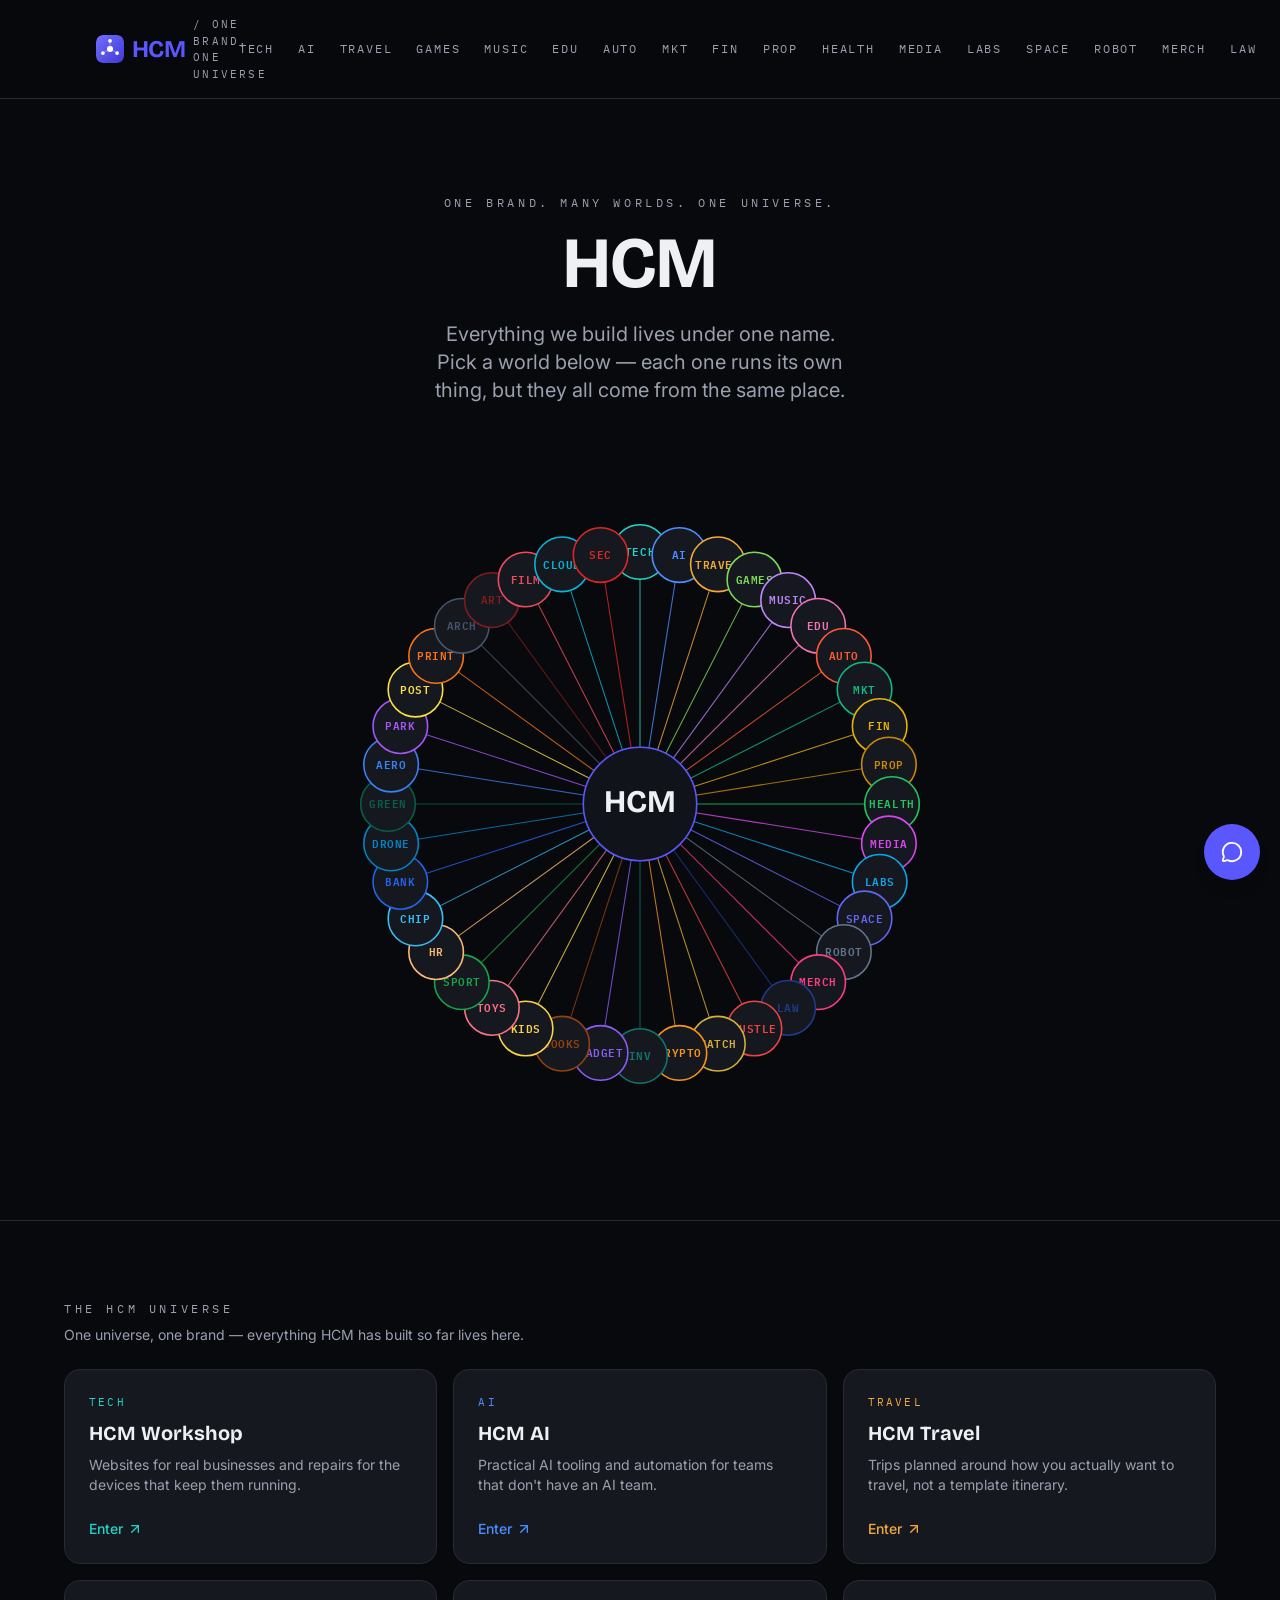
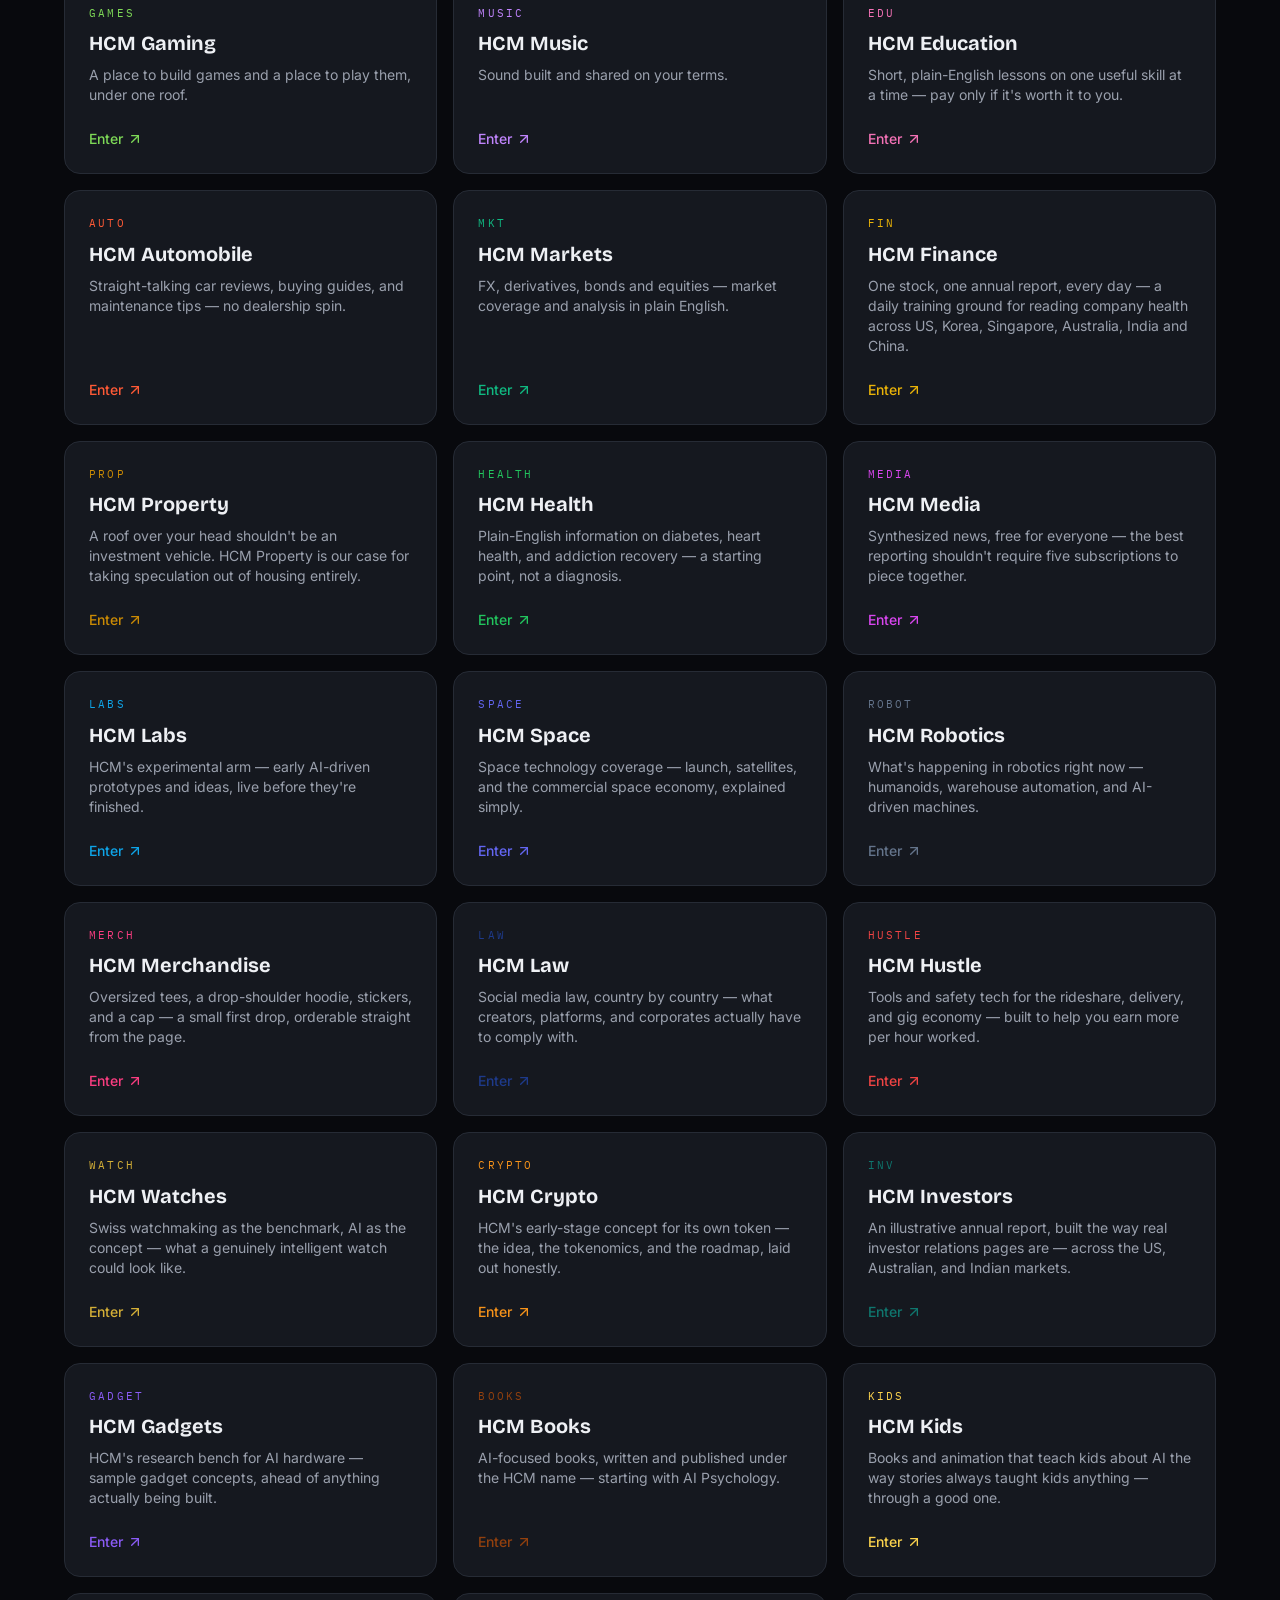
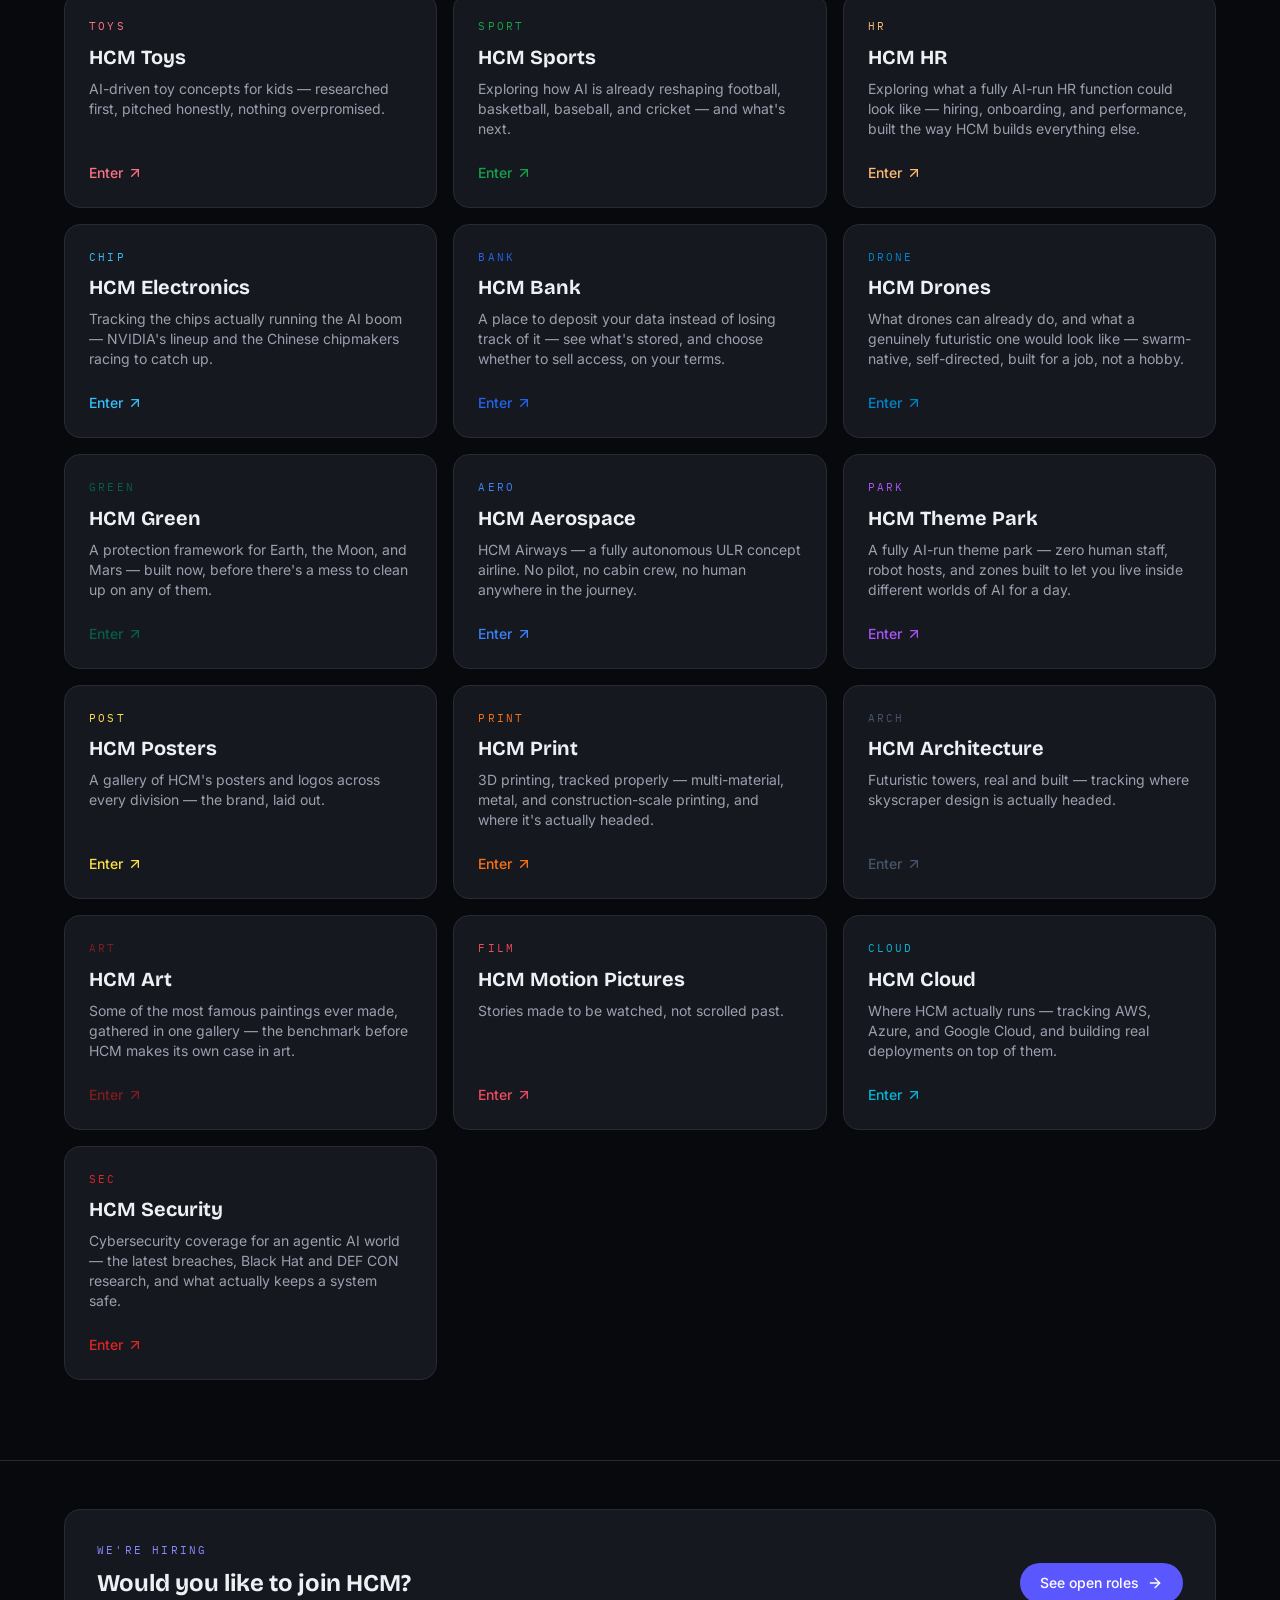
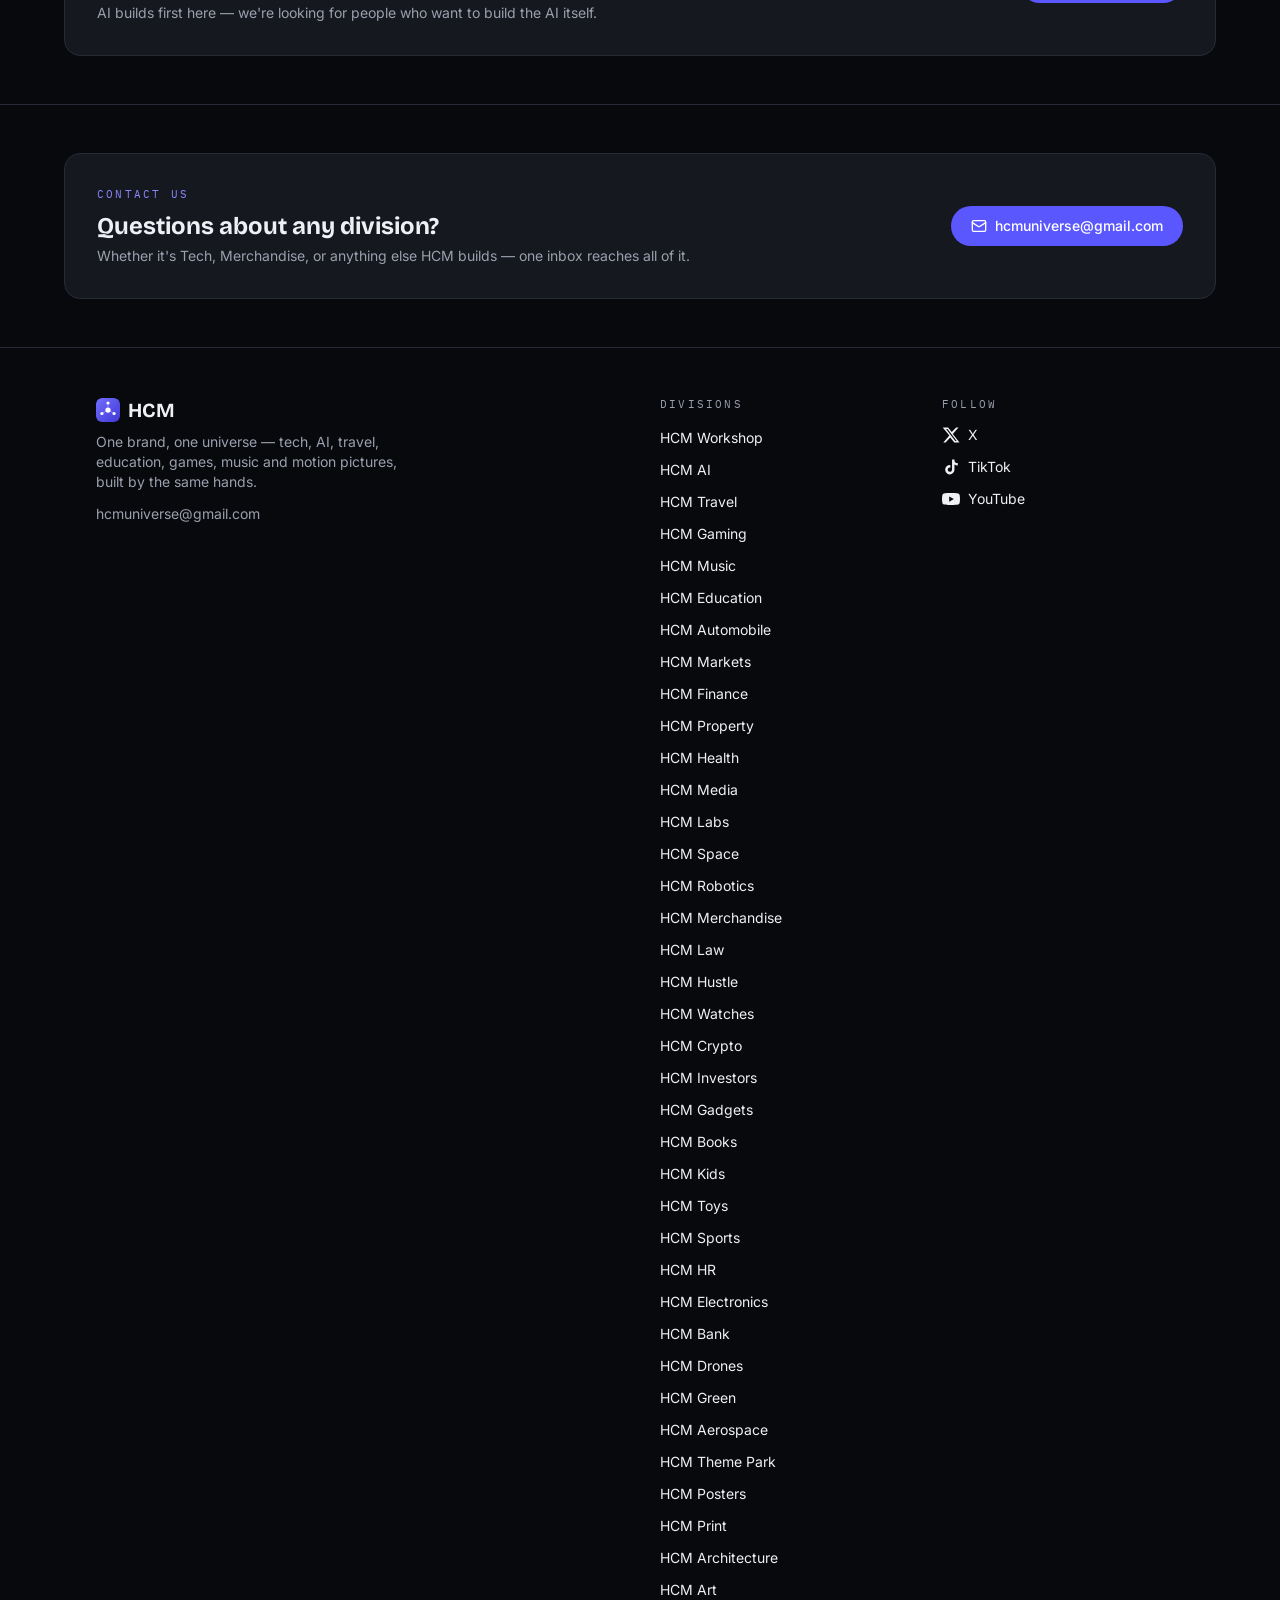
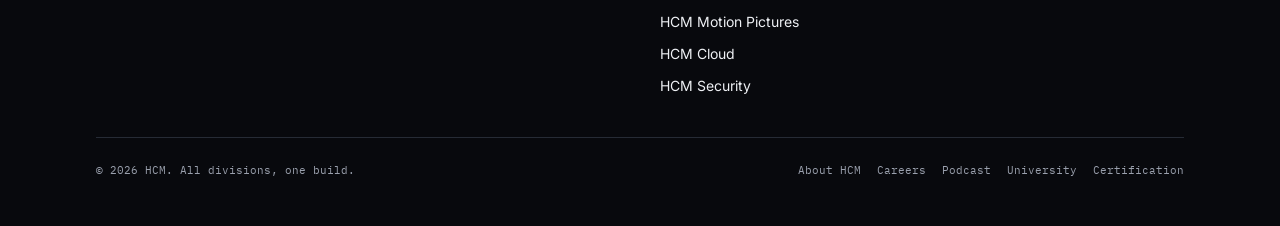
<file: index.html>
<!doctype html>
<html lang="en">
  <head>
    <meta charset="UTF-8" />
    <link rel="icon" type="image/svg+xml" href="./favicon.svg" />
    <meta name="viewport" content="width=device-width, initial-scale=1.0" />
    <link rel="preconnect" href="https://fonts.googleapis.com" />
    <link rel="preconnect" href="https://fonts.gstatic.com" crossorigin />
    <link href="https://fonts.googleapis.com/css2?family=Bricolage+Grotesque:opsz,wght@12..96,400..800&family=Inter:wght@400;500;600;700&family=IBM+Plex+Mono:wght@400;500&display=swap" rel="stylesheet" />
    <meta name="description" content="HCM — one brand, one universe. Tech, AI, Travel, Markets, Games, and everything else HCM builds." />
    <title>HCM</title>
    <script type="module" crossorigin src="./assets/index-C3wfQjPu.js"></script>
    <link rel="stylesheet" crossorigin href="./assets/index-CFVoCVGm.css">
  </head>
  <body>
    <div id="root"></div>
  </body>
</html>
</file>
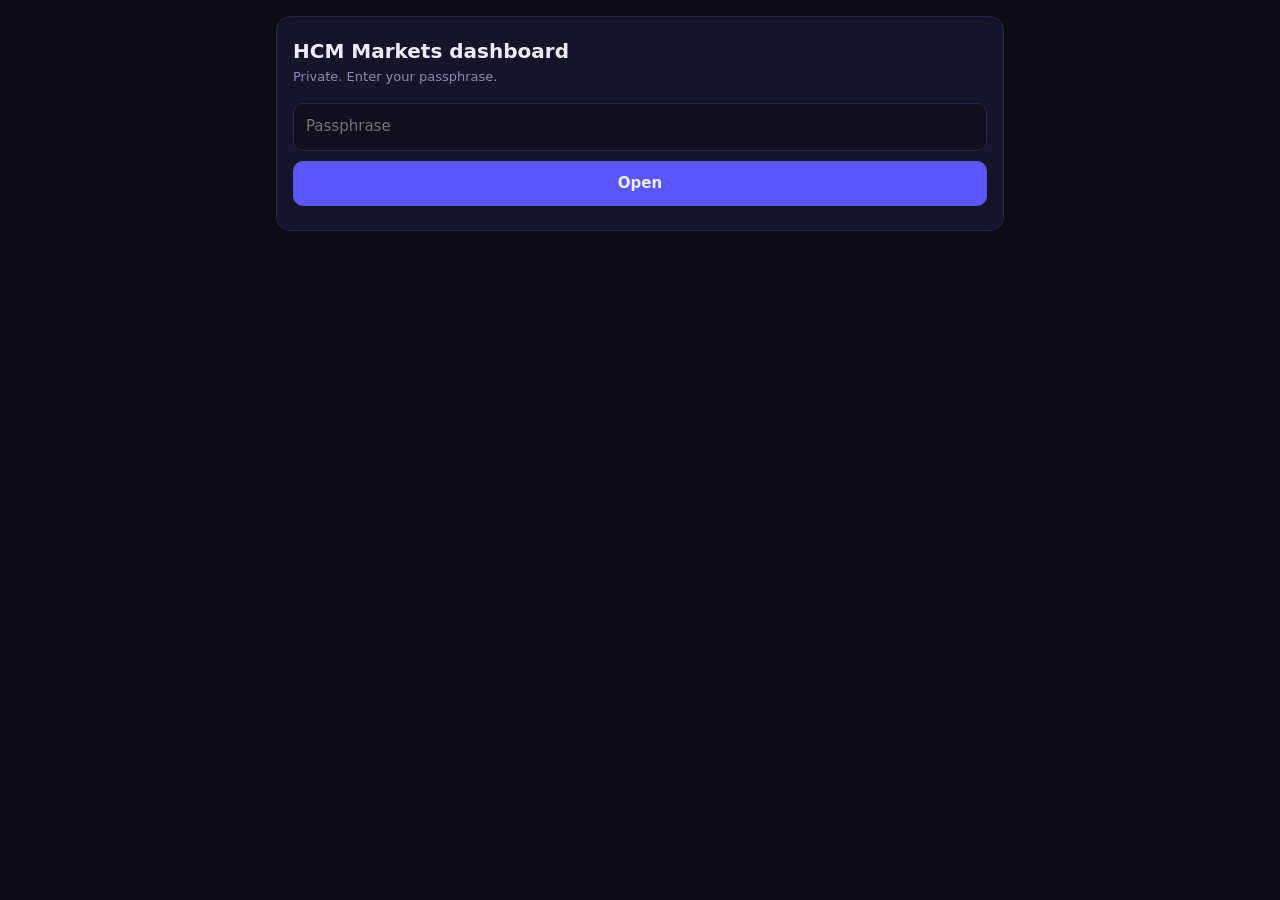
<file: trading/index.html>
<!doctype html>
<html lang="en">
<head>
<meta charset="utf-8">
<meta name="viewport" content="width=device-width, initial-scale=1">
<title>HCM Markets · Pepperstone Dashboard</title>
<meta name="robots" content="noindex">
<style>
  :root{--bg:#0b0b14;--card:#14142a;--line:#26264a;--text:#eceefc;--mute:#8a8cb0;--accent:#5B57FF;--up:#22c55e;--down:#ef4444}
  *{box-sizing:border-box}
  body{margin:0;background:var(--bg);color:var(--text);font:15px/1.45 system-ui,-apple-system,Segoe UI,Roboto,sans-serif;padding:16px;max-width:760px;margin-inline:auto}
  h1{font-size:20px;margin:4px 0 2px} .sub{color:var(--mute);font-size:13px;margin-bottom:16px}
  .card{background:var(--card);border:1px solid var(--line);border-radius:14px;padding:16px;margin-bottom:14px}
  .big{font-size:34px;font-weight:700;letter-spacing:-.5px}
  .row{display:flex;gap:12px;flex-wrap:wrap} .row>div{flex:1;min-width:130px}
  .lbl{color:var(--mute);font-size:12px;text-transform:uppercase;letter-spacing:.06em}
  .up{color:var(--up)} .down{color:var(--down)}
  table{width:100%;border-collapse:collapse;font-size:13px} th,td{text-align:left;padding:8px 6px;border-bottom:1px solid var(--line);white-space:nowrap}
  th{color:var(--mute);font-weight:500} .scroll{overflow-x:auto}
  input,button{font:inherit;border-radius:10px;border:1px solid var(--line);padding:12px;background:#0f0f20;color:var(--text);width:100%}
  button{background:var(--accent);border:0;font-weight:600;margin-top:10px}
  .badge{display:inline-block;padding:2px 8px;border-radius:99px;font-size:11px;background:#1d1d3d;color:var(--mute)}
  select,textarea{font:inherit;border-radius:10px;border:1px solid var(--line);padding:12px;background:#0f0f20;color:var(--text);width:100%}
  .g2{display:grid;grid-template-columns:1fr 1fr;gap:10px;margin-top:10px} .g3{display:grid;grid-template-columns:1fr 1fr 1fr;gap:10px;margin-top:10px}
  .buy{background:var(--up)!important} .sell{background:var(--down)!important} .sm{width:auto;padding:6px 12px;margin:0;font-size:12px}
  #msg{margin-top:10px;font-size:13px} .j{border-top:1px solid var(--line);padding:8px 0;font-size:13px} .j small{color:var(--mute)}
  .empty{color:var(--mute);padding:8px 0} #err{color:var(--down);margin-top:8px}
</style>
</head>
<body>
<div id="login" class="card" hidden>
  <h1>HCM Markets dashboard</h1>
  <div class="sub">Private. Enter your passphrase.</div>
  <input id="pass" type="password" placeholder="Passphrase" autocomplete="current-password">
  <button id="go">Open</button>
  <div id="err"></div>
</div>

<div id="app" hidden>
  <h1>Pepperstone Dashboard</h1>
  <div class="sub"><span id="acct"></span> · <span id="mode" class="badge"></span> · updated <span id="sync"></span></div>

  <div class="card">
    <div class="lbl">Balance</div>
    <div class="big" id="bal">—</div>
    <div class="row" style="margin-top:12px">
      <div><div class="lbl">Open positions</div><div id="npos">0</div></div>
      <div><div class="lbl">Closed trades (4 wks)</div><div id="ndeals">0</div></div>
      <div><div class="lbl">Net P/L (4 wks)</div><div id="pl">0.00</div></div>
    </div>
  </div>

  <div class="card"><div class="lbl">Balance history</div><svg id="chart" viewBox="0 0 600 140" width="100%" height="140" preserveAspectRatio="none"></svg></div>

  <div class="card">
    <div class="lbl">Practice ticket · demo account only</div>
    <div class="g2">
      <select id="sym"><option>EURUSD</option><option>GBPUSD</option><option>USDJPY</option><option>AUDUSD</option><option>XAUUSD</option></select>
      <select id="lots"><option>0.01</option><option>0.02</option><option>0.05</option><option>0.10</option></select>
    </div>
    <div class="g2">
      <input id="slp" type="number" inputmode="decimal" placeholder="Stop loss (pips)" value="20">
      <input id="tpp" type="number" inputmode="decimal" placeholder="Take profit (pips)" value="40">
    </div>
    <textarea id="why" rows="2" style="margin-top:10px" placeholder="Why this trade? (required — one sentence: what you see, where you're wrong)"></textarea>
    <div class="g2">
      <button id="buy" class="buy">Buy</button>
      <button id="sell" class="sell">Sell</button>
    </div>
    <div id="msg"></div>
  </div>

  <div class="card"><div class="lbl">Open positions</div><div class="scroll"><table id="tpos"></table></div></div>
  <div class="card"><div class="lbl">Recent trades</div><div class="scroll"><table id="tdeals"></table></div></div>
  <div class="card"><div class="lbl">Trade journal</div><div id="jr"></div></div>
  <button id="out" style="background:#1d1d3d">Lock</button>
</div>

<script>
const API = 'https://jafnpecytlkbsntvylne.supabase.co/functions/v1/ctrader-dashboard';
const $ = (id) => document.getElementById(id);
const fmt = (n) => (n == null ? '—' : Number(n).toLocaleString('en-AU', { minimumFractionDigits: 2, maximumFractionDigits: 2 }));
function store(k, v) { try { v === undefined ? localStorage.removeItem(k) : localStorage.setItem(k, v); } catch (e) {} }
function load(k) { try { return localStorage.getItem(k); } catch (e) { return null; } }

function table(el, cols, rows, emptyMsg) {
  el.textContent = '';
  if (!rows.length) { const p = document.createElement('div'); p.className = 'empty'; p.textContent = emptyMsg; el.replaceWith(Object.assign(p, { id: el.id })); return; }
  const thead = el.createTHead().insertRow();
  cols.forEach((c) => { const th = document.createElement('th'); th.textContent = c[0]; thead.appendChild(th); });
  const tb = el.createTBody();
  rows.forEach((r) => { const tr = tb.insertRow(); cols.forEach((c) => { const td = tr.insertCell(); const v = c[1](r); if (v.btn) { const b = document.createElement('button'); b.className = 'sm'; b.textContent = v.t; b.onclick = v.btn; td.appendChild(b); } else { td.textContent = v.t; } if (v.c) td.className = v.c; }); });
}

function draw(hist) {
  const svg = $('chart'); svg.textContent = '';
  if (hist.length < 2) { svg.insertAdjacentHTML('beforeend', '<text x="10" y="70" fill="#8a8cb0" font-size="14">Building history… check back soon</text>'); return; }
  const v = hist.map((h) => Number(h.balance)); const min = Math.min(...v), max = Math.max(...v), span = max - min || 1;
  const pts = v.map((y, i) => `${(i / (v.length - 1)) * 600},${130 - ((y - min) / span) * 120}`).join(' ');
  svg.insertAdjacentHTML('beforeend', `<polyline fill="none" stroke="#5B57FF" stroke-width="2.5" points="${pts}"/>`);
}

function render(d) {
  const a = d.accounts[0]; const s = d.sync[0];
  $('acct').textContent = a ? 'Account ' + a.id : 'No account';
  $('mode').textContent = a && a.is_live ? 'LIVE' : 'DEMO';
  $('sync').textContent = s && s.last_synced_at ? new Date(s.last_synced_at).toLocaleString('en-AU') : 'never';
  const last = d.balance_history[d.balance_history.length - 1];
  $('bal').textContent = last ? fmt(last.balance) + (a && a.currency ? ' ' + a.currency : '') : '—';
  $('npos').textContent = d.positions.length; $('ndeals').textContent = d.deals.filter((x) => x.gross_profit != null).length;
  const net = d.deals.reduce((t, x) => t + Number(x.gross_profit || 0) + Number(x.commission || 0) + Number(x.swap || 0), 0);
  $('pl').textContent = fmt(net); $('pl').className = net >= 0 ? 'up' : 'down';
  draw(d.balance_history);
  const jr = $('jr'); jr.textContent = ''; (d.journal || []).forEach((j) => { const div = document.createElement('div'); div.className = 'j'; div.textContent = (j.result || j.action) + (j.reason ? ' — ' + j.reason : ''); const sm = document.createElement('small'); sm.textContent = ' ' + new Date(j.created_at).toLocaleString('en-AU', { dateStyle: 'short', timeStyle: 'short' }); div.appendChild(sm); jr.appendChild(div); }); if (!(d.journal || []).length) jr.textContent = 'No trades logged yet.';
  const pl = (n) => ({ t: fmt(n), c: n == null ? '' : n >= 0 ? 'up' : 'down' });
  table($('tpos'), [['Symbol', (r) => ({ t: r.symbol })], ['Side', (r) => ({ t: r.side })], ['Vol', (r) => ({ t: fmt(r.volume) })], ['Entry', (r) => ({ t: r.entry_price ?? '—' })], ['SL', (r) => ({ t: r.stop_loss ?? '—' })], ['TP', (r) => ({ t: r.take_profit ?? '—' })], ['', (r) => ({ t: 'Close', btn: () => trade({ action: 'close', positionId: r.id, reason: 'manual close' }) })]], d.positions, 'No open positions');
  table($('tdeals'), [['When', (r) => ({ t: r.closed_at ? new Date(r.closed_at).toLocaleString('en-AU', { dateStyle: 'short', timeStyle: 'short' }) : '—' })], ['Symbol', (r) => ({ t: r.symbol })], ['Side', (r) => ({ t: r.side })], ['Vol', (r) => ({ t: fmt(r.volume) })], ['P/L', (r) => pl(r.gross_profit)]], d.deals, 'No trades yet');
}

const TRADE = 'https://jafnpecytlkbsntvylne.supabase.co/functions/v1/ctrader-trade';
const SYNC = 'https://jafnpecytlkbsntvylne.supabase.co/functions/v1/ctrader-sync';
async function trade(body) {
  const m = $('msg'); m.className = ''; m.textContent = 'Sending…';
  try {
    const r = await fetch(TRADE, { method: 'POST', headers: { 'Content-Type': 'application/json' }, body: JSON.stringify({ pass: load('hcm_pass'), ...body }) });
    const d = await r.json();
    if (!d.ok) { m.className = 'down'; m.textContent = d.error || 'Failed'; return; }
    m.className = 'up'; m.textContent = d.message + ' ✔'; if (body.action === 'open') $('why').value = '';
    setTimeout(async () => { try { await fetch(SYNC, { method: 'POST' }); } catch (e) {} open(load('hcm_pass')); }, 3000);
  } catch (e) { m.className = 'down'; m.textContent = 'Network error. Try again.'; }
}
function ticket(side) { trade({ action: 'open', side, symbol: $('sym').value, lots: $('lots').value, sl_pips: $('slp').value, tp_pips: $('tpp').value, reason: $('why').value }); }
$('buy').onclick = () => ticket('buy'); $('sell').onclick = () => ticket('sell');

async function open(pass) {
  $('err').textContent = '';
  try {
    const r = await fetch(API, { method: 'POST', headers: { 'Content-Type': 'application/json' }, body: JSON.stringify({ pass }) });
    if (r.status === 401) { store('hcm_pass'); $('login').hidden = false; $('app').hidden = true; if (pass) $('err').textContent = 'Wrong passphrase'; return; }
    const d = await r.json(); if (d.error) throw new Error(d.error);
    store('hcm_pass', pass); $('login').hidden = true; $('app').hidden = false; render(d);
  } catch (e) { $('login').hidden = false; $('err').textContent = 'Could not load. Try again.'; }
}
$('go').onclick = () => open($('pass').value.trim());
$('pass').onkeydown = (e) => { if (e.key === 'Enter') $('go').click(); };
$('out').onclick = () => { store('hcm_pass'); location.reload(); };
const saved = load('hcm_pass'); if (saved) open(saved); else $('login').hidden = false;
setInterval(() => { const p = load('hcm_pass'); if (p && !$('app').hidden) open(p); }, 60000);
</script>
</body>
</html>
</file>
<file: assets/index-CFVoCVGm.css>
/*! tailwindcss v4.3.3 | MIT License | https://tailwindcss.com */
@layer properties{@supports (((-webkit-hyphens:none)) and (not (margin-trim:inline))) or ((-moz-orient:inline) and (not (color:rgb(from red r g b)))){*,:before,:after,::backdrop{--tw-translate-x:0;--tw-translate-y:0;--tw-translate-z:0;--tw-rotate-x:initial;--tw-rotate-y:initial;--tw-rotate-z:initial;--tw-skew-x:initial;--tw-skew-y:initial;--tw-space-y-reverse:0;--tw-border-style:solid;--tw-leading:initial;--tw-font-weight:initial;--tw-tracking:initial;--tw-shadow:0 0 #0000;--tw-shadow-color:initial;--tw-shadow-alpha:100%;--tw-inset-shadow:0 0 #0000;--tw-inset-shadow-color:initial;--tw-inset-shadow-alpha:100%;--tw-ring-color:initial;--tw-ring-shadow:0 0 #0000;--tw-inset-ring-color:initial;--tw-inset-ring-shadow:0 0 #0000;--tw-ring-inset:initial;--tw-ring-offset-width:0px;--tw-ring-offset-color:#fff;--tw-ring-offset-shadow:0 0 #0000;--tw-blur:initial;--tw-brightness:initial;--tw-contrast:initial;--tw-grayscale:initial;--tw-hue-rotate:initial;--tw-invert:initial;--tw-opacity:initial;--tw-saturate:initial;--tw-sepia:initial;--tw-drop-shadow:initial;--tw-drop-shadow-color:initial;--tw-drop-shadow-alpha:100%;--tw-drop-shadow-size:initial;--tw-backdrop-blur:initial;--tw-backdrop-brightness:initial;--tw-backdrop-contrast:initial;--tw-backdrop-grayscale:initial;--tw-backdrop-hue-rotate:initial;--tw-backdrop-invert:initial;--tw-backdrop-opacity:initial;--tw-backdrop-saturate:initial;--tw-backdrop-sepia:initial;--tw-duration:initial;--tw-ease:initial;--tw-scale-x:1;--tw-scale-y:1;--tw-scale-z:1}}}@layer theme{:root,:host{--font-sans:-apple-system, BlinkMacSystemFont, "Segoe UI", Roboto, "Helvetica Neue", "Noto Sans", Arial, sans-serif, "Apple Color Emoji", "Segoe UI Emoji", "Segoe UI Symbol", "Noto Color Emoji";--font-mono:"IBM Plex Mono", "Courier New", monospace;--color-black:#000;--color-white:#fff;--spacing:.25rem;--container-xs:20rem;--container-md:28rem;--container-lg:32rem;--container-xl:36rem;--container-2xl:42rem;--container-3xl:48rem;--container-4xl:56rem;--container-5xl:64rem;--container-6xl:72rem;--text-xs:.75rem;--text-xs--line-height:calc(1 / .75);--text-sm:.875rem;--text-sm--line-height:calc(1.25 / .875);--text-base:1rem;--text-base--line-height:calc(1.5 / 1);--text-lg:1.125rem;--text-lg--line-height:calc(1.75 / 1.125);--text-xl:1.25rem;--text-xl--line-height:calc(1.75 / 1.25);--text-2xl:1.5rem;--text-2xl--line-height:calc(2 / 1.5);--text-3xl:1.875rem;--text-3xl--line-height:calc(2.25 / 1.875);--text-4xl:2.25rem;--text-4xl--line-height:calc(2.5 / 2.25);--text-5xl:3rem;--text-5xl--line-height:1;--text-6xl:3.75rem;--text-6xl--line-height:1;--text-7xl:4.5rem;--text-7xl--line-height:1;--font-weight-medium:500;--font-weight-semibold:600;--font-weight-bold:700;--tracking-tight:-.025em;--tracking-wide:.025em;--tracking-wider:.05em;--leading-tight:1.25;--leading-snug:1.375;--leading-relaxed:1.625;--radius-sm:.25rem;--radius-md:.375rem;--radius-lg:.5rem;--radius-xl:.75rem;--radius-2xl:1rem;--ease-out:cubic-bezier(0, 0, .2, 1);--ease-in-out:cubic-bezier(.4, 0, .2, 1);--animate-pulse:pulse 2s cubic-bezier(.4, 0, .6, 1) infinite;--aspect-video:16 / 9;--default-transition-duration:.15s;--default-transition-timing-function:cubic-bezier(.4, 0, .2, 1);--default-font-family:var(--font-sans);--default-mono-font-family:var(--font-mono);--font-display:"Bricolage Grotesque", "Arial Black", sans-serif;--font-body:"Inter", "Helvetica Neue", sans-serif;--color-void:#08090d;--color-void-soft:#101319;--color-surface:#15181f;--color-line:#262b35;--color-ink:#eef0f4;--color-ink-dim:#9aa0ad;--color-core:#5b57ff;--color-core-soft:#8b88ff;--color-tech:#22d3c7;--color-travel:#f2a93b;--color-games:#7ed957;--color-music:#c084fc;--color-film:#ef4a5f;--color-ai:#4c8dff;--color-education:#f472b6;--color-automobile:#ff5a36;--color-markets:#10b981;--color-property:#ca8a04;--color-health:#22c55e;--color-media:#d946ef;--color-labs:#0ea5e9;--color-space:#6366f1;--color-robotics:#64748b;--color-merch:#fb3d81;--color-law:#1e3a8a;--color-hustle:#ef4444;--color-watches:#d4af37;--color-crypto:#f7931a;--color-investors:#0f766e;--color-gadgets:#8b5cf6;--color-books:#92400e;--color-kids:#fcd34d;--color-toys:#fb7185;--color-sports:#16a34a;--color-hr:#fdba74;--color-electronics:#38bdf8;--color-podcast:#e11d48;--color-bank:#2563eb;--color-drones:#0284c7;--color-green:#065f46;--color-finance:#eab308;--color-aerospace:#3b82f6;--color-themepark:#a855f7;--color-posters:#fde047;--color-print:#f97316;--color-architecture:#475569;--color-art:#7f1d1d;--color-cloud:#06b6d4;--color-security:#dc2626;--color-moon:#94a3b8;--color-mars:#dc2626;--color-titan:#d97706}}@layer base{*,:after,:before,::backdrop{box-sizing:border-box;border:0 solid;margin:0;padding:0}::file-selector-button{box-sizing:border-box;border:0 solid;margin:0;padding:0}html,:host{-webkit-text-size-adjust:100%;tab-size:4;line-height:1.5;font-family:var(--default-font-family,-apple-system, BlinkMacSystemFont, "Segoe UI", Roboto, "Helvetica Neue", "Noto Sans", Arial, sans-serif, "Apple Color Emoji", "Segoe UI Emoji", "Segoe UI Symbol", "Noto Color Emoji");font-feature-settings:var(--default-font-feature-settings,normal);font-variation-settings:var(--default-font-variation-settings,normal);-webkit-tap-highlight-color:transparent}hr{height:0;color:inherit;border-top-width:1px}abbr:where([title]){-webkit-text-decoration:underline dotted;text-decoration:underline dotted}h1,h2,h3,h4,h5,h6{font-size:inherit;font-weight:inherit}a{color:inherit;-webkit-text-decoration:inherit;-webkit-text-decoration:inherit;-webkit-text-decoration:inherit;-webkit-text-decoration:inherit;text-decoration:inherit}b,strong{font-weight:bolder}code,kbd,samp,pre{font-family:var(--default-mono-font-family,ui-monospace, SFMono-Regular, Menlo, Monaco, Consolas, "Liberation Mono", "Courier New", monospace);font-feature-settings:var(--default-mono-font-feature-settings,normal);font-variation-settings:var(--default-mono-font-variation-settings,normal);font-size:1em}small{font-size:80%}sub,sup{vertical-align:baseline;font-size:75%;line-height:0;position:relative}sub{bottom:-.25em}sup{top:-.5em}table{text-indent:0;border-color:inherit;border-collapse:collapse}:-moz-focusring:where(:not(iframe)){outline:auto}progress{vertical-align:baseline}summary{display:list-item}ol,ul,menu{list-style:none}img,svg,video,canvas,audio,iframe,embed,object{vertical-align:middle;display:block}img,video{max-width:100%;height:auto}button,input,select,optgroup,textarea{font:inherit;font-feature-settings:inherit;font-variation-settings:inherit;letter-spacing:inherit;color:inherit;opacity:1;background-color:#0000;border-radius:0}::file-selector-button{font:inherit;font-feature-settings:inherit;font-variation-settings:inherit;letter-spacing:inherit;color:inherit;opacity:1;background-color:#0000;border-radius:0}:where(select:is([multiple],[size])) optgroup{font-weight:bolder}:where(select:is([multiple],[size])) optgroup option{padding-inline-start:20px}::file-selector-button{margin-inline-end:4px}::placeholder{opacity:1}@supports (not ((-webkit-appearance:-apple-pay-button))) or (contain-intrinsic-size:1px){::placeholder{color:currentColor}@supports (color:color-mix(in lab, red, red)){::placeholder{color:color-mix(in oklab, currentcolor 50%, transparent)}}}textarea{resize:vertical}::-webkit-search-decoration{-webkit-appearance:none}::-webkit-date-and-time-value{min-height:1lh;text-align:inherit}::-webkit-datetime-edit{display:inline-flex}::-webkit-datetime-edit-fields-wrapper{padding:0}::-webkit-datetime-edit{padding-block:0}::-webkit-datetime-edit-year-field{padding-block:0}::-webkit-datetime-edit-month-field{padding-block:0}::-webkit-datetime-edit-day-field{padding-block:0}::-webkit-datetime-edit-hour-field{padding-block:0}::-webkit-datetime-edit-minute-field{padding-block:0}::-webkit-datetime-edit-second-field{padding-block:0}::-webkit-datetime-edit-millisecond-field{padding-block:0}::-webkit-datetime-edit-meridiem-field{padding-block:0}::-webkit-calendar-picker-indicator{line-height:1}:-moz-ui-invalid{box-shadow:none}button,input:where([type=button],[type=reset],[type=submit]){appearance:button}::file-selector-button{appearance:button}::-webkit-inner-spin-button{height:auto}::-webkit-outer-spin-button{height:auto}[hidden]:where(:not([hidden=until-found])){display:none!important}html{scroll-behavior:smooth}body{background-color:var(--color-void);color:var(--color-ink);font-family:var(--font-body);-webkit-font-smoothing:antialiased}::selection{background:var(--color-core);color:#fff}:focus-visible{outline:2px solid var(--color-core-soft);outline-offset:3px}@media (prefers-reduced-motion:reduce){*,:before,:after{scroll-behavior:auto!important;transition-duration:.01ms!important;animation-duration:.01ms!important;animation-iteration-count:1!important}}}@layer components;@layer utilities{.pointer-events-none{pointer-events:none}.visible{visibility:visible}.sr-only{clip-path:inset(50%);white-space:nowrap;border-width:0;width:1px;height:1px;margin:-1px;padding:0;position:absolute;overflow:hidden}.absolute{position:absolute}.fixed{position:fixed}.relative{position:relative}.static{position:static}.sticky{position:sticky}.inset-0{inset:0}.top-0{top:0}.top-1\/2{top:50%}.top-2{top:calc(var(--spacing) * 2)}.top-4{top:calc(var(--spacing) * 4)}.right-2{right:calc(var(--spacing) * 2)}.right-5{right:calc(var(--spacing) * 5)}.bottom-1\.5{bottom:calc(var(--spacing) * 1.5)}.bottom-3{bottom:calc(var(--spacing) * 3)}.bottom-5{bottom:calc(var(--spacing) * 5)}.bottom-24{bottom:calc(var(--spacing) * 24)}.left-1\/2{left:50%}.left-3{left:calc(var(--spacing) * 3)}.left-5{left:calc(var(--spacing) * 5)}.z-10{z-index:10}.z-50{z-index:50}.mx-auto{margin-inline:auto}.mt-0\.5{margin-top:calc(var(--spacing) * .5)}.mt-1{margin-top:var(--spacing)}.mt-1\.5{margin-top:calc(var(--spacing) * 1.5)}.mt-2{margin-top:calc(var(--spacing) * 2)}.mt-3{margin-top:calc(var(--spacing) * 3)}.mt-4{margin-top:calc(var(--spacing) * 4)}.mt-5{margin-top:calc(var(--spacing) * 5)}.mt-6{margin-top:calc(var(--spacing) * 6)}.mt-8{margin-top:calc(var(--spacing) * 8)}.mt-10{margin-top:calc(var(--spacing) * 10)}.mr-1\.5{margin-right:calc(var(--spacing) * 1.5)}.mb-1{margin-bottom:var(--spacing)}.mb-2{margin-bottom:calc(var(--spacing) * 2)}.mb-3{margin-bottom:calc(var(--spacing) * 3)}.mb-5{margin-bottom:calc(var(--spacing) * 5)}.mb-6{margin-bottom:calc(var(--spacing) * 6)}.ml-3{margin-left:calc(var(--spacing) * 3)}.ml-auto{margin-left:auto}.block{display:block}.flex{display:flex}.grid{display:grid}.hidden{display:none}.inline{display:inline}.inline-block{display:inline-block}.inline-flex{display:inline-flex}.table{display:table}.aspect-\[3\/4\]{aspect-ratio:3/4}.aspect-\[4\/3\]{aspect-ratio:4/3}.aspect-\[9\/16\]{aspect-ratio:9/16}.aspect-\[940\/477\]{aspect-ratio:940/477}.aspect-square{aspect-ratio:1}.aspect-video{aspect-ratio:var(--aspect-video)}.h-2{height:calc(var(--spacing) * 2)}.h-2\.5{height:calc(var(--spacing) * 2.5)}.h-5{height:calc(var(--spacing) * 5)}.h-6{height:calc(var(--spacing) * 6)}.h-7{height:calc(var(--spacing) * 7)}.h-8{height:calc(var(--spacing) * 8)}.h-9{height:calc(var(--spacing) * 9)}.h-14{height:calc(var(--spacing) * 14)}.h-16{height:calc(var(--spacing) * 16)}.h-40{height:calc(var(--spacing) * 40)}.h-44{height:calc(var(--spacing) * 44)}.h-48{height:calc(var(--spacing) * 48)}.h-56{height:calc(var(--spacing) * 56)}.h-64{height:calc(var(--spacing) * 64)}.h-72{height:calc(var(--spacing) * 72)}.h-\[28rem\]{height:28rem}.h-auto{height:auto}.h-full{height:100%}.min-h-screen{min-height:100vh}.w-2\.5{width:calc(var(--spacing) * 2.5)}.w-5{width:calc(var(--spacing) * 5)}.w-7{width:calc(var(--spacing) * 7)}.w-9{width:calc(var(--spacing) * 9)}.w-14{width:calc(var(--spacing) * 14)}.w-16{width:calc(var(--spacing) * 16)}.w-48{width:calc(var(--spacing) * 48)}.w-\[22rem\]{width:22rem}.w-auto{width:auto}.w-full{width:100%}.max-w-2xl{max-width:var(--container-2xl)}.max-w-3xl{max-width:var(--container-3xl)}.max-w-4xl{max-width:var(--container-4xl)}.max-w-5xl{max-width:var(--container-5xl)}.max-w-6xl{max-width:var(--container-6xl)}.max-w-\[80\%\]{max-width:80%}.max-w-\[85\%\]{max-width:85%}.max-w-\[220px\]{max-width:220px}.max-w-\[calc\(100vw-2\.5rem\)\]{max-width:calc(100vw - 2.5rem)}.max-w-lg{max-width:var(--container-lg)}.max-w-md{max-width:var(--container-md)}.max-w-xl{max-width:var(--container-xl)}.max-w-xs{max-width:var(--container-xs)}.min-w-0{min-width:0}.flex-1{flex:1}.shrink-0{flex-shrink:0}.grow{flex-grow:1}.-translate-x-1\/2{--tw-translate-x:calc(calc(1 / 2 * 100%) * -1);translate:var(--tw-translate-x) var(--tw-translate-y)}.-translate-y-1\/2{--tw-translate-y:calc(calc(1 / 2 * 100%) * -1);translate:var(--tw-translate-x) var(--tw-translate-y)}.transform{transform:var(--tw-rotate-x,) var(--tw-rotate-y,) var(--tw-rotate-z,) var(--tw-skew-x,) var(--tw-skew-y,)}.animate-pulse{animation:var(--animate-pulse)}.grid-cols-1{grid-template-columns:repeat(1,minmax(0,1fr))}.grid-cols-2{grid-template-columns:repeat(2,minmax(0,1fr))}.flex-col{flex-direction:column}.flex-wrap{flex-wrap:wrap}.items-baseline{align-items:baseline}.items-center{align-items:center}.items-start{align-items:flex-start}.justify-between{justify-content:space-between}.justify-center{justify-content:center}.gap-0\.5{gap:calc(var(--spacing) * .5)}.gap-1{gap:var(--spacing)}.gap-1\.5{gap:calc(var(--spacing) * 1.5)}.gap-2{gap:calc(var(--spacing) * 2)}.gap-3{gap:calc(var(--spacing) * 3)}.gap-4{gap:calc(var(--spacing) * 4)}.gap-6{gap:calc(var(--spacing) * 6)}.gap-8{gap:calc(var(--spacing) * 8)}.gap-10{gap:calc(var(--spacing) * 10)}:where(.space-y-0\.5>:not(:last-child)){--tw-space-y-reverse:0;margin-block-start:calc(calc(var(--spacing) * .5) * var(--tw-space-y-reverse));margin-block-end:calc(calc(var(--spacing) * .5) * calc(1 - var(--tw-space-y-reverse)))}:where(.space-y-1>:not(:last-child)){--tw-space-y-reverse:0;margin-block-start:calc(var(--spacing) * var(--tw-space-y-reverse));margin-block-end:calc(var(--spacing) * calc(1 - var(--tw-space-y-reverse)))}:where(.space-y-1\.5>:not(:last-child)){--tw-space-y-reverse:0;margin-block-start:calc(calc(var(--spacing) * 1.5) * var(--tw-space-y-reverse));margin-block-end:calc(calc(var(--spacing) * 1.5) * calc(1 - var(--tw-space-y-reverse)))}:where(.space-y-2>:not(:last-child)){--tw-space-y-reverse:0;margin-block-start:calc(calc(var(--spacing) * 2) * var(--tw-space-y-reverse));margin-block-end:calc(calc(var(--spacing) * 2) * calc(1 - var(--tw-space-y-reverse)))}:where(.space-y-3>:not(:last-child)){--tw-space-y-reverse:0;margin-block-start:calc(calc(var(--spacing) * 3) * var(--tw-space-y-reverse));margin-block-end:calc(calc(var(--spacing) * 3) * calc(1 - var(--tw-space-y-reverse)))}:where(.space-y-4>:not(:last-child)){--tw-space-y-reverse:0;margin-block-start:calc(calc(var(--spacing) * 4) * var(--tw-space-y-reverse));margin-block-end:calc(calc(var(--spacing) * 4) * calc(1 - var(--tw-space-y-reverse)))}:where(.space-y-5>:not(:last-child)){--tw-space-y-reverse:0;margin-block-start:calc(calc(var(--spacing) * 5) * var(--tw-space-y-reverse));margin-block-end:calc(calc(var(--spacing) * 5) * calc(1 - var(--tw-space-y-reverse)))}:where(.space-y-6>:not(:last-child)){--tw-space-y-reverse:0;margin-block-start:calc(calc(var(--spacing) * 6) * var(--tw-space-y-reverse));margin-block-end:calc(calc(var(--spacing) * 6) * calc(1 - var(--tw-space-y-reverse)))}:where(.space-y-8>:not(:last-child)){--tw-space-y-reverse:0;margin-block-start:calc(calc(var(--spacing) * 8) * var(--tw-space-y-reverse));margin-block-end:calc(calc(var(--spacing) * 8) * calc(1 - var(--tw-space-y-reverse)))}.gap-x-3{column-gap:calc(var(--spacing) * 3)}.overflow-hidden{overflow:hidden}.overflow-x-auto{overflow-x:auto}.overflow-y-auto{overflow-y:auto}.rounded{border-radius:.25rem}.rounded-2xl{border-radius:var(--radius-2xl)}.rounded-\[6px\]{border-radius:6px}.rounded-\[7px\]{border-radius:7px}.rounded-full{border-radius:2147483647px}.rounded-lg{border-radius:var(--radius-lg)}.rounded-md{border-radius:var(--radius-md)}.rounded-sm{border-radius:var(--radius-sm)}.rounded-xl{border-radius:var(--radius-xl)}.border{border-style:var(--tw-border-style);border-width:1px}.border-t{border-top-style:var(--tw-border-style);border-top-width:1px}.border-b{border-bottom-style:var(--tw-border-style);border-bottom-width:1px}.border-l-2{border-left-style:var(--tw-border-style);border-left-width:2px}.border-dashed{--tw-border-style:dashed;border-style:dashed}.border-\[var\(--color-line\)\]{border-color:var(--color-line)}.bg-\[var\(--color-surface\)\]{background-color:var(--color-surface)}.bg-\[var\(--color-void\)\]{background-color:var(--color-void)}.bg-\[var\(--color-void\)\]\/85{background-color:#08090dd9}@supports (color:color-mix(in lab, red, red)){.bg-\[var\(--color-void\)\]\/85{background-color:color-mix(in oklab, var(--color-void) 85%, transparent)}}.bg-\[var\(--color-void-soft\)\]{background-color:var(--color-void-soft)}.bg-black{background-color:var(--color-black)}.bg-black\/20{background-color:#0003}@supports (color:color-mix(in lab, red, red)){.bg-black\/20{background-color:color-mix(in oklab, var(--color-black) 20%, transparent)}}.bg-black\/40{background-color:#0006}@supports (color:color-mix(in lab, red, red)){.bg-black\/40{background-color:color-mix(in oklab, var(--color-black) 40%, transparent)}}.bg-black\/60{background-color:#0009}@supports (color:color-mix(in lab, red, red)){.bg-black\/60{background-color:color-mix(in oklab, var(--color-black) 60%, transparent)}}.bg-black\/70{background-color:#000000b3}@supports (color:color-mix(in lab, red, red)){.bg-black\/70{background-color:color-mix(in oklab, var(--color-black) 70%, transparent)}}.bg-transparent{background-color:#0000}.bg-white\/90{background-color:#ffffffe6}@supports (color:color-mix(in lab, red, red)){.bg-white\/90{background-color:color-mix(in oklab, var(--color-white) 90%, transparent)}}.object-contain{object-fit:contain}.object-cover{object-fit:cover}.p-3{padding:calc(var(--spacing) * 3)}.p-4{padding:calc(var(--spacing) * 4)}.p-5{padding:calc(var(--spacing) * 5)}.p-6{padding:calc(var(--spacing) * 6)}.p-8{padding:calc(var(--spacing) * 8)}.p-10{padding:calc(var(--spacing) * 10)}.px-1\.5{padding-inline:calc(var(--spacing) * 1.5)}.px-2{padding-inline:calc(var(--spacing) * 2)}.px-2\.5{padding-inline:calc(var(--spacing) * 2.5)}.px-3{padding-inline:calc(var(--spacing) * 3)}.px-4{padding-inline:calc(var(--spacing) * 4)}.px-5{padding-inline:calc(var(--spacing) * 5)}.px-6{padding-inline:calc(var(--spacing) * 6)}.py-0\.5{padding-block:calc(var(--spacing) * .5)}.py-1{padding-block:var(--spacing)}.py-1\.5{padding-block:calc(var(--spacing) * 1.5)}.py-2{padding-block:calc(var(--spacing) * 2)}.py-2\.5{padding-block:calc(var(--spacing) * 2.5)}.py-3{padding-block:calc(var(--spacing) * 3)}.py-4{padding-block:calc(var(--spacing) * 4)}.py-6{padding-block:calc(var(--spacing) * 6)}.py-10{padding-block:calc(var(--spacing) * 10)}.py-12{padding-block:calc(var(--spacing) * 12)}.py-14{padding-block:calc(var(--spacing) * 14)}.py-16{padding-block:calc(var(--spacing) * 16)}.py-20{padding-block:calc(var(--spacing) * 20)}.py-24{padding-block:calc(var(--spacing) * 24)}.pt-4{padding-top:calc(var(--spacing) * 4)}.pt-5{padding-top:calc(var(--spacing) * 5)}.pt-6{padding-top:calc(var(--spacing) * 6)}.pt-10{padding-top:calc(var(--spacing) * 10)}.pt-16{padding-top:calc(var(--spacing) * 16)}.pb-2{padding-bottom:calc(var(--spacing) * 2)}.pb-6{padding-bottom:calc(var(--spacing) * 6)}.pb-16{padding-bottom:calc(var(--spacing) * 16)}.pb-20{padding-bottom:calc(var(--spacing) * 20)}.pl-4{padding-left:calc(var(--spacing) * 4)}.pl-5{padding-left:calc(var(--spacing) * 5)}.text-center{text-align:center}.text-left{text-align:left}.text-right{text-align:right}.text-2xl{font-size:var(--text-2xl);line-height:var(--tw-leading,var(--text-2xl--line-height))}.text-3xl{font-size:var(--text-3xl);line-height:var(--tw-leading,var(--text-3xl--line-height))}.text-4xl{font-size:var(--text-4xl);line-height:var(--tw-leading,var(--text-4xl--line-height))}.text-5xl{font-size:var(--text-5xl);line-height:var(--tw-leading,var(--text-5xl--line-height))}.text-base{font-size:var(--text-base);line-height:var(--tw-leading,var(--text-base--line-height))}.text-lg{font-size:var(--text-lg);line-height:var(--tw-leading,var(--text-lg--line-height))}.text-sm{font-size:var(--text-sm);line-height:var(--tw-leading,var(--text-sm--line-height))}.text-xl{font-size:var(--text-xl);line-height:var(--tw-leading,var(--text-xl--line-height))}.text-xs{font-size:var(--text-xs);line-height:var(--tw-leading,var(--text-xs--line-height))}.text-\[9px\]{font-size:9px}.text-\[10px\]{font-size:10px}.text-\[11px\]{font-size:11px}.leading-\[1\.02\]{--tw-leading:1.02;line-height:1.02}.leading-\[1\.05\]{--tw-leading:1.05;line-height:1.05}.leading-relaxed{--tw-leading:var(--leading-relaxed);line-height:var(--leading-relaxed)}.leading-snug{--tw-leading:var(--leading-snug);line-height:var(--leading-snug)}.leading-tight{--tw-leading:var(--leading-tight);line-height:var(--leading-tight)}.font-bold{--tw-font-weight:var(--font-weight-bold);font-weight:var(--font-weight-bold)}.font-medium{--tw-font-weight:var(--font-weight-medium);font-weight:var(--font-weight-medium)}.font-semibold{--tw-font-weight:var(--font-weight-semibold);font-weight:var(--font-weight-semibold)}.tracking-\[0\.1em\]{--tw-tracking:.1em;letter-spacing:.1em}.tracking-\[0\.2em\]{--tw-tracking:.2em;letter-spacing:.2em}.tracking-\[0\.3em\]{--tw-tracking:.3em;letter-spacing:.3em}.tracking-\[0\.08em\]{--tw-tracking:.08em;letter-spacing:.08em}.tracking-\[0\.15em\]{--tw-tracking:.15em;letter-spacing:.15em}.tracking-tight{--tw-tracking:var(--tracking-tight);letter-spacing:var(--tracking-tight)}.tracking-wide{--tw-tracking:var(--tracking-wide);letter-spacing:var(--tracking-wide)}.tracking-wider{--tw-tracking:var(--tracking-wider);letter-spacing:var(--tracking-wider)}.whitespace-nowrap{white-space:nowrap}.text-\[var\(--color-core-soft\)\]{color:var(--color-core-soft)}.text-\[var\(--color-ink\)\]{color:var(--color-ink)}.text-\[var\(--color-ink-dim\)\]{color:var(--color-ink-dim)}.text-white{color:var(--color-white)}.text-white\/45{color:#ffffff73}@supports (color:color-mix(in lab, red, red)){.text-white\/45{color:color-mix(in oklab, var(--color-white) 45%, transparent)}}.text-white\/50{color:#ffffff80}@supports (color:color-mix(in lab, red, red)){.text-white\/50{color:color-mix(in oklab, var(--color-white) 50%, transparent)}}.text-white\/60{color:#fff9}@supports (color:color-mix(in lab, red, red)){.text-white\/60{color:color-mix(in oklab, var(--color-white) 60%, transparent)}}.text-white\/70{color:#ffffffb3}@supports (color:color-mix(in lab, red, red)){.text-white\/70{color:color-mix(in oklab, var(--color-white) 70%, transparent)}}.text-white\/80{color:#fffc}@supports (color:color-mix(in lab, red, red)){.text-white\/80{color:color-mix(in oklab, var(--color-white) 80%, transparent)}}.text-white\/90{color:#ffffffe6}@supports (color:color-mix(in lab, red, red)){.text-white\/90{color:color-mix(in oklab, var(--color-white) 90%, transparent)}}.uppercase{text-transform:uppercase}.italic{font-style:italic}.underline{text-decoration-line:underline}.decoration-dotted{text-decoration-style:dotted}.underline-offset-4{text-underline-offset:4px}.opacity-20{opacity:.2}.opacity-50{opacity:.5}.opacity-80{opacity:.8}.shadow{--tw-shadow:0 1px 3px 0 var(--tw-shadow-color,#0000001a), 0 1px 2px -1px var(--tw-shadow-color,#0000001a);box-shadow:var(--tw-inset-shadow), var(--tw-inset-ring-shadow), var(--tw-ring-offset-shadow), var(--tw-ring-shadow), var(--tw-shadow)}.shadow-2xl{--tw-shadow:0 25px 50px -12px var(--tw-shadow-color,#00000040);box-shadow:var(--tw-inset-shadow), var(--tw-inset-ring-shadow), var(--tw-ring-offset-shadow), var(--tw-ring-shadow), var(--tw-shadow)}.shadow-lg{--tw-shadow:0 10px 15px -3px var(--tw-shadow-color,#0000001a), 0 4px 6px -4px var(--tw-shadow-color,#0000001a);box-shadow:var(--tw-inset-shadow), var(--tw-inset-ring-shadow), var(--tw-ring-offset-shadow), var(--tw-ring-shadow), var(--tw-shadow)}.ring{--tw-ring-shadow:var(--tw-ring-inset,) 0 0 0 calc(1px + var(--tw-ring-offset-width)) var(--tw-ring-color,currentcolor);box-shadow:var(--tw-inset-shadow), var(--tw-inset-ring-shadow), var(--tw-ring-offset-shadow), var(--tw-ring-shadow), var(--tw-shadow)}.filter{filter:var(--tw-blur,) var(--tw-brightness,) var(--tw-contrast,) var(--tw-grayscale,) var(--tw-hue-rotate,) var(--tw-invert,) var(--tw-saturate,) var(--tw-sepia,) var(--tw-drop-shadow,)}.backdrop-blur{--tw-backdrop-blur:blur(8px);-webkit-backdrop-filter:var(--tw-backdrop-blur,) var(--tw-backdrop-brightness,) var(--tw-backdrop-contrast,) var(--tw-backdrop-grayscale,) var(--tw-backdrop-hue-rotate,) var(--tw-backdrop-invert,) var(--tw-backdrop-opacity,) var(--tw-backdrop-saturate,) var(--tw-backdrop-sepia,);backdrop-filter:var(--tw-backdrop-blur,) var(--tw-backdrop-brightness,) var(--tw-backdrop-contrast,) var(--tw-backdrop-grayscale,) var(--tw-backdrop-hue-rotate,) var(--tw-backdrop-invert,) var(--tw-backdrop-opacity,) var(--tw-backdrop-saturate,) var(--tw-backdrop-sepia,)}.transition{transition-property:color,background-color,border-color,outline-color,text-decoration-color,fill,stroke,--tw-gradient-from,--tw-gradient-via,--tw-gradient-to,opacity,box-shadow,transform,translate,scale,rotate,filter,-webkit-backdrop-filter,backdrop-filter,display,content-visibility,overlay,pointer-events;transition-timing-function:var(--tw-ease,var(--default-transition-timing-function));transition-duration:var(--tw-duration,var(--default-transition-duration))}.transition-all{transition-property:all;transition-timing-function:var(--tw-ease,var(--default-transition-timing-function));transition-duration:var(--tw-duration,var(--default-transition-duration))}.transition-colors{transition-property:color,background-color,border-color,outline-color,text-decoration-color,fill,stroke,--tw-gradient-from,--tw-gradient-via,--tw-gradient-to;transition-timing-function:var(--tw-ease,var(--default-transition-timing-function));transition-duration:var(--tw-duration,var(--default-transition-duration))}.transition-opacity{transition-property:opacity;transition-timing-function:var(--tw-ease,var(--default-transition-timing-function));transition-duration:var(--tw-duration,var(--default-transition-duration))}.transition-transform{transition-property:transform,translate,scale,rotate;transition-timing-function:var(--tw-ease,var(--default-transition-timing-function));transition-duration:var(--tw-duration,var(--default-transition-duration))}.duration-300{--tw-duration:.3s;transition-duration:.3s}.ease-in-out{--tw-ease:var(--ease-in-out);transition-timing-function:var(--ease-in-out)}.ease-out{--tw-ease:var(--ease-out);transition-timing-function:var(--ease-out)}.outline-none{--tw-outline-style:none;outline-style:none}@media (hover:hover){.group-hover\:translate-x-0\.5:is(:where(.group):hover *){--tw-translate-x:calc(var(--spacing) * .5);translate:var(--tw-translate-x) var(--tw-translate-y)}.group-hover\:-translate-y-0\.5:is(:where(.group):hover *){--tw-translate-y:calc(var(--spacing) * -.5);translate:var(--tw-translate-x) var(--tw-translate-y)}.group-hover\:text-\[var\(--color-tech\)\]:is(:where(.group):hover *){color:var(--color-tech)}.group-hover\:opacity-100:is(:where(.group):hover *){opacity:1}.hover\:scale-105:hover{--tw-scale-x:105%;--tw-scale-y:105%;--tw-scale-z:105%;scale:var(--tw-scale-x) var(--tw-scale-y)}.hover\:border-\[var\(--color-core-soft\)\]:hover{border-color:var(--color-core-soft)}.hover\:border-\[var\(--color-education\)\]:hover{border-color:var(--color-education)}.hover\:border-\[var\(--color-games\)\]:hover{border-color:var(--color-games)}.hover\:border-\[var\(--color-ink-dim\)\]:hover{border-color:var(--color-ink-dim)}.hover\:border-\[var\(--color-tech\)\]:hover{border-color:var(--color-tech)}.hover\:text-\[var\(--color-core-soft\)\]:hover{color:var(--color-core-soft)}.hover\:text-\[var\(--color-ink\)\]:hover{color:var(--color-ink)}.hover\:underline:hover{text-decoration-line:underline}.hover\:opacity-70:hover{opacity:.7}.hover\:opacity-85:hover{opacity:.85}}@media (width>=40rem){.sm\:grid{display:grid}.sm\:inline{display:inline}.sm\:h-64{height:calc(var(--spacing) * 64)}.sm\:h-72{height:calc(var(--spacing) * 72)}.sm\:w-full{width:100%}.sm\:shrink{flex-shrink:1}.sm\:grid-cols-2{grid-template-columns:repeat(2,minmax(0,1fr))}.sm\:grid-cols-3{grid-template-columns:repeat(3,minmax(0,1fr))}.sm\:grid-cols-4{grid-template-columns:repeat(4,minmax(0,1fr))}.sm\:grid-cols-5{grid-template-columns:repeat(5,minmax(0,1fr))}.sm\:grid-cols-\[1fr_1\.4fr\]{grid-template-columns:1fr 1.4fr}.sm\:grid-cols-\[160px_1fr\]{grid-template-columns:160px 1fr}.sm\:grid-cols-\[280px_1fr\]{grid-template-columns:280px 1fr}.sm\:flex-col{flex-direction:column}.sm\:flex-row{flex-direction:row}.sm\:items-center{align-items:center}.sm\:items-start{align-items:flex-start}.sm\:justify-between{justify-content:space-between}.sm\:overflow-visible{overflow:visible}.sm\:p-5{padding:calc(var(--spacing) * 5)}.sm\:p-8{padding:calc(var(--spacing) * 8)}.sm\:p-10{padding:calc(var(--spacing) * 10)}.sm\:px-8{padding-inline:calc(var(--spacing) * 8)}.sm\:py-20{padding-block:calc(var(--spacing) * 20)}.sm\:py-28{padding-block:calc(var(--spacing) * 28)}.sm\:py-32{padding-block:calc(var(--spacing) * 32)}.sm\:pt-24{padding-top:calc(var(--spacing) * 24)}.sm\:text-2xl{font-size:var(--text-2xl);line-height:var(--tw-leading,var(--text-2xl--line-height))}.sm\:text-3xl{font-size:var(--text-3xl);line-height:var(--tw-leading,var(--text-3xl--line-height))}.sm\:text-4xl{font-size:var(--text-4xl);line-height:var(--tw-leading,var(--text-4xl--line-height))}.sm\:text-5xl{font-size:var(--text-5xl);line-height:var(--tw-leading,var(--text-5xl--line-height))}.sm\:text-6xl{font-size:var(--text-6xl);line-height:var(--tw-leading,var(--text-6xl--line-height))}.sm\:text-7xl{font-size:var(--text-7xl);line-height:var(--tw-leading,var(--text-7xl--line-height))}.sm\:text-base{font-size:var(--text-base);line-height:var(--tw-leading,var(--text-base--line-height))}.sm\:text-lg{font-size:var(--text-lg);line-height:var(--tw-leading,var(--text-lg--line-height))}.sm\:text-xl{font-size:var(--text-xl);line-height:var(--tw-leading,var(--text-xl--line-height))}}@media (width>=48rem){.md\:col-span-2{grid-column:span 2/span 2}.md\:flex{display:flex}.md\:hidden{display:none}.md\:grid-cols-4{grid-template-columns:repeat(4,minmax(0,1fr))}}@media (width>=64rem){.lg\:grid-cols-3{grid-template-columns:repeat(3,minmax(0,1fr))}.lg\:grid-cols-4{grid-template-columns:repeat(4,minmax(0,1fr))}.lg\:grid-cols-6{grid-template-columns:repeat(6,minmax(0,1fr))}}.font-display{font-family:var(--font-display)}.font-mono{font-family:var(--font-mono)}.text-balance{text-wrap:balance}}@keyframes map-pulse{0%{opacity:.9;transform:scale(.6)}to{opacity:0;transform:scale(2.6)}}@property --tw-translate-x{syntax:"*";inherits:false;initial-value:0}@property --tw-translate-y{syntax:"*";inherits:false;initial-value:0}@property --tw-translate-z{syntax:"*";inherits:false;initial-value:0}@property --tw-rotate-x{syntax:"*";inherits:false}@property --tw-rotate-y{syntax:"*";inherits:false}@property --tw-rotate-z{syntax:"*";inherits:false}@property --tw-skew-x{syntax:"*";inherits:false}@property --tw-skew-y{syntax:"*";inherits:false}@property --tw-space-y-reverse{syntax:"*";inherits:false;initial-value:0}@property --tw-border-style{syntax:"*";inherits:false;initial-value:solid}@property --tw-leading{syntax:"*";inherits:false}@property --tw-font-weight{syntax:"*";inherits:false}@property --tw-tracking{syntax:"*";inherits:false}@property --tw-shadow{syntax:"*";inherits:false;initial-value:0 0 #0000}@property --tw-shadow-color{syntax:"*";inherits:false}@property --tw-shadow-alpha{syntax:"<percentage>";inherits:false;initial-value:100%}@property --tw-inset-shadow{syntax:"*";inherits:false;initial-value:0 0 #0000}@property --tw-inset-shadow-color{syntax:"*";inherits:false}@property --tw-inset-shadow-alpha{syntax:"<percentage>";inherits:false;initial-value:100%}@property --tw-ring-color{syntax:"*";inherits:false}@property --tw-ring-shadow{syntax:"*";inherits:false;initial-value:0 0 #0000}@property --tw-inset-ring-color{syntax:"*";inherits:false}@property --tw-inset-ring-shadow{syntax:"*";inherits:false;initial-value:0 0 #0000}@property --tw-ring-inset{syntax:"*";inherits:false}@property --tw-ring-offset-width{syntax:"<length>";inherits:false;initial-value:0}@property --tw-ring-offset-color{syntax:"*";inherits:false;initial-value:#fff}@property --tw-ring-offset-shadow{syntax:"*";inherits:false;initial-value:0 0 #0000}@property --tw-blur{syntax:"*";inherits:false}@property --tw-brightness{syntax:"*";inherits:false}@property --tw-contrast{syntax:"*";inherits:false}@property --tw-grayscale{syntax:"*";inherits:false}@property --tw-hue-rotate{syntax:"*";inherits:false}@property --tw-invert{syntax:"*";inherits:false}@property --tw-opacity{syntax:"*";inherits:false}@property --tw-saturate{syntax:"*";inherits:false}@property --tw-sepia{syntax:"*";inherits:false}@property --tw-drop-shadow{syntax:"*";inherits:false}@property --tw-drop-shadow-color{syntax:"*";inherits:false}@property --tw-drop-shadow-alpha{syntax:"<percentage>";inherits:false;initial-value:100%}@property --tw-drop-shadow-size{syntax:"*";inherits:false}@property --tw-backdrop-blur{syntax:"*";inherits:false}@property --tw-backdrop-brightness{syntax:"*";inherits:false}@property --tw-backdrop-contrast{syntax:"*";inherits:false}@property --tw-backdrop-grayscale{syntax:"*";inherits:false}@property --tw-backdrop-hue-rotate{syntax:"*";inherits:false}@property --tw-backdrop-invert{syntax:"*";inherits:false}@property --tw-backdrop-opacity{syntax:"*";inherits:false}@property --tw-backdrop-saturate{syntax:"*";inherits:false}@property --tw-backdrop-sepia{syntax:"*";inherits:false}@property --tw-duration{syntax:"*";inherits:false}@property --tw-ease{syntax:"*";inherits:false}@property --tw-scale-x{syntax:"*";inherits:false;initial-value:1}@property --tw-scale-y{syntax:"*";inherits:false;initial-value:1}@property --tw-scale-z{syntax:"*";inherits:false;initial-value:1}@keyframes pulse{50%{opacity:.5}}
</file>
